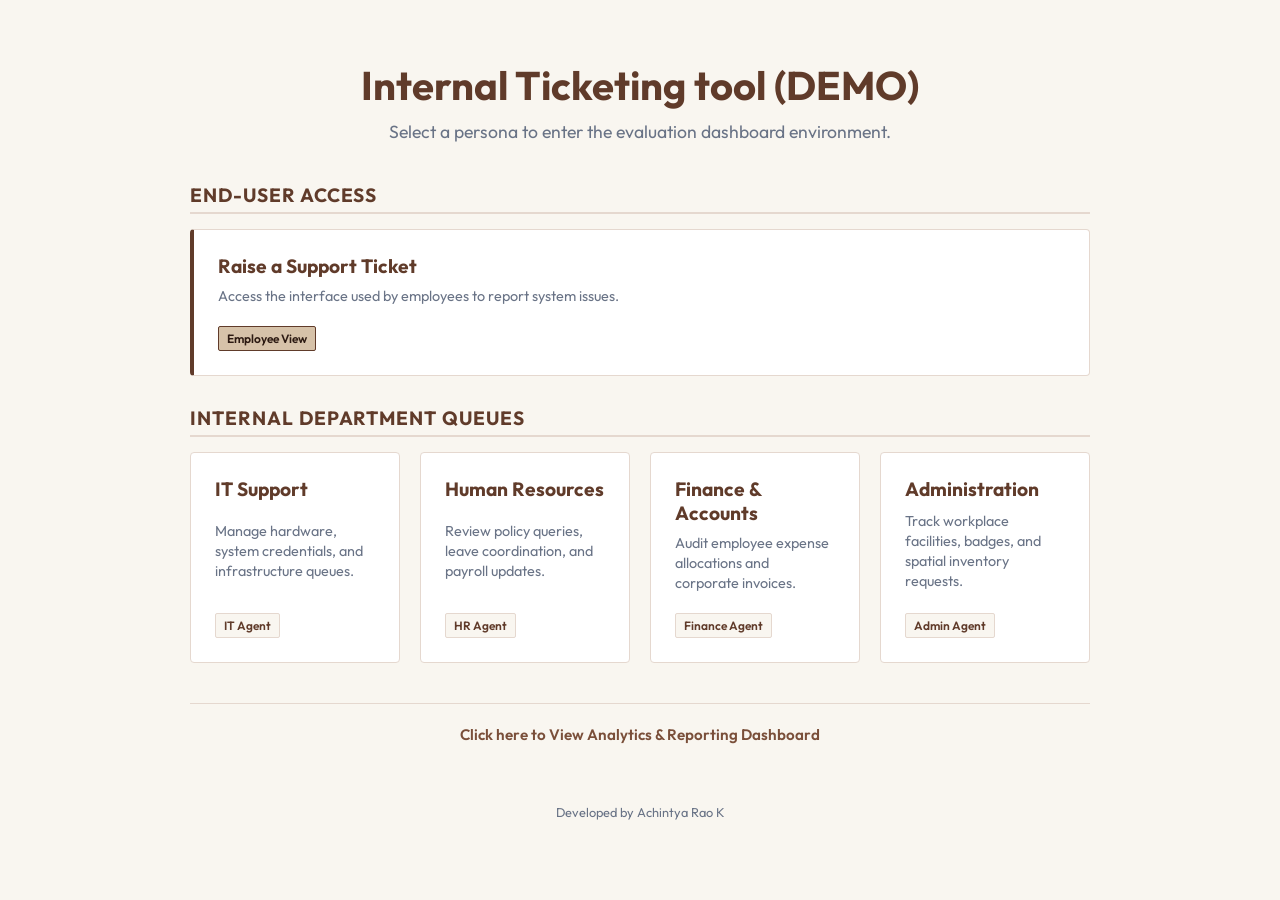
<file: static/index.html>
<!DOCTYPE html>
<html lang="en">

<head>
    <meta charset="UTF-8">
    <meta name="viewport" content="width=device-width, initial-scale=1.0">
    <title>Internal Ticketing System - Demo Portal</title>
    <link rel="stylesheet" href="css/style.css?v=5">
</head>

<body>
    <div class="login-container">
        <header class="login-header">
            <h1>Internal Ticketing tool (DEMO)</h1>
            <p>Select a persona to enter the evaluation dashboard environment.</p>
        </header>

        <section class="persona-section">
            <h2>End-User Access</h2>
            <div class="persona-grid single-item">
                <a href="employee.html" class="persona-card employee-card">
                    <h3>Raise a Support Ticket</h3>
                    <p>Access the interface used by employees to report system issues.</p>
                    <span class="badge">Employee View</span>
                </a>
            </div>
        </section>

        <section class="persona-section">
            <h2>Internal Department Queues</h2>
            <div class="persona-grid">
                <a href="agent.html?department=IT" class="persona-card agent-card">
                    <h3>IT Support</h3>
                    <p>Manage hardware, system credentials, and infrastructure queues.</p>
                    <span class="badge dept-it">IT Agent</span>
                </a>

                <a href="agent.html?department=HR" class="persona-card agent-card">
                    <h3>Human Resources</h3>
                    <p>Review policy queries, leave coordination, and payroll updates.</p>
                    <span class="badge dept-hr">HR Agent</span>
                </a>

                <a href="agent.html?department=Finance" class="persona-card agent-card">
                    <h3>Finance & Accounts</h3>
                    <p>Audit employee expense allocations and corporate invoices.</p>
                    <span class="badge dept-finance">Finance Agent</span>
                </a>

                <a href="agent.html?department=Admin" class="persona-card agent-card">
                    <h3>Administration</h3>
                    <p>Track workplace facilities, badges, and spatial inventory requests.</p>
                    <span class="badge dept-admin">Admin Agent</span>
                </a>
            </div>
        </section>

        <footer
            style="margin-top: 40px; text-align: center; border-top: 1px solid var(--nudge-border); padding-top: 20px;">
            <a href="analytics.html"
                style="color: var(--nudge-btn); font-weight: 600; text-decoration: none; font-size: 0.95rem;">Click here
                to View Analytics & Reporting Dashboard</a>

            <div class="site-footer">
                <span>Developed by Achintya Rao K</span>
            </div>
        </footer>
    </div>
</body>

</html>
</file>
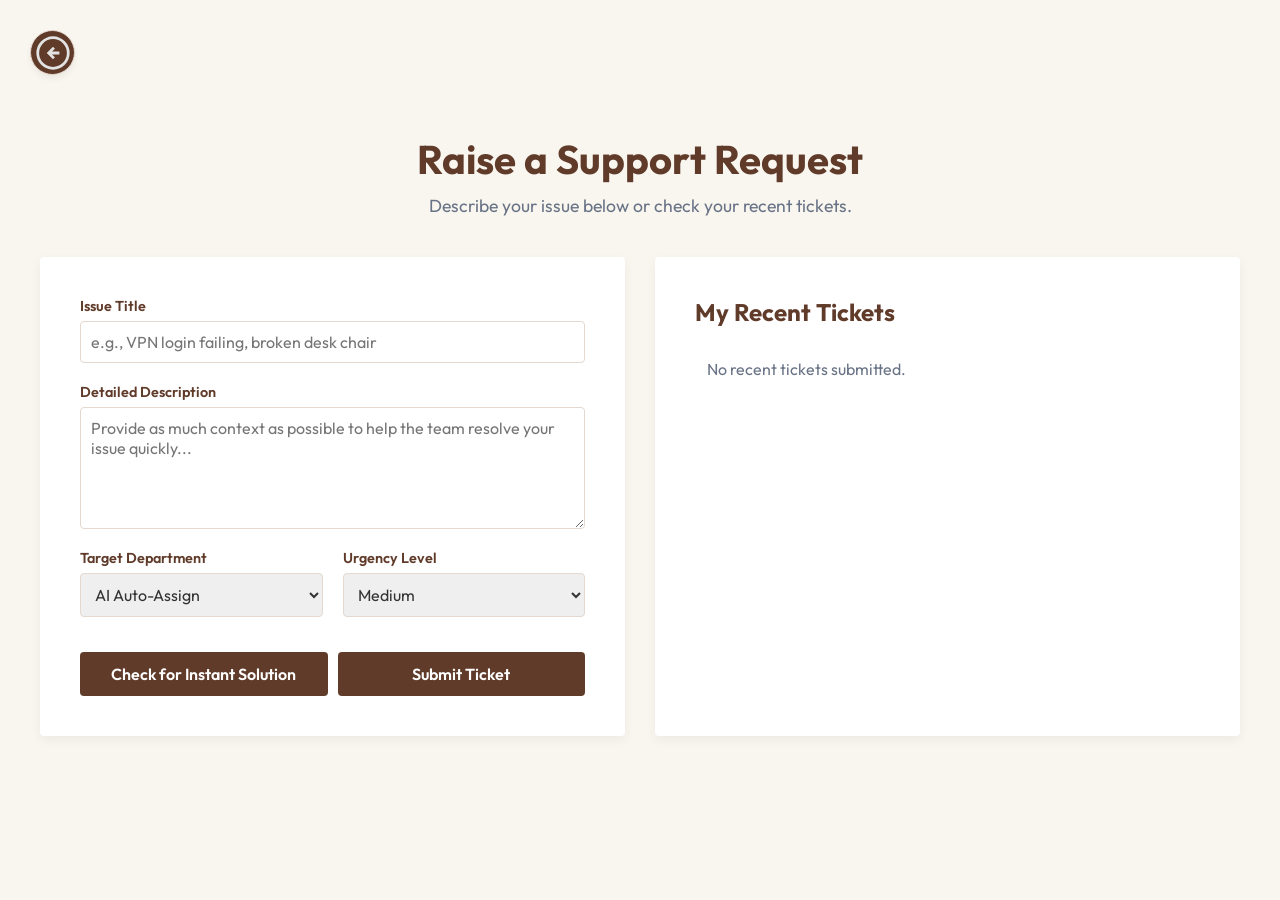
<file: static/employee.html>
<!DOCTYPE html>
<html lang="en">

<head>
    <meta charset="UTF-8">
    <meta name="viewport" content="width=device-width, initial-scale=1.0">
    <title>Submit Support Ticket</title>
    <link rel="stylesheet" href="css/style.css?v=5">
</head>

<body>
    <header class="login-header" style="margin-top: 10px;">
        <h1>Raise a Support Request</h1>
        <p>Describe your issue below or check your recent tickets.</p>
        <a href="index.html" class="back-link" title="Back to Portal Selection"> <svg xmlns="http://www.w3.org/2000/svg"
                height="40px" viewBox="0 -960 960 960" width="40px" fill="#e3e3e3">
                <path
                    d="M480-329.33 526.67-376 456-446.67h177.33v-66.66H456L526.67-584 480-630.67 329.33-480 480-329.33ZM480-80q-82.33 0-155.33-31.5-73-31.5-127.34-85.83Q143-251.67 111.5-324.67T80-480q0-83 31.5-156t85.83-127q54.34-54 127.34-85.5T480-880q83 0 156 31.5T763-763q54 54 85.5 127T880-480q0 82.33-31.5 155.33-31.5 73-85.5 127.34Q709-143 636-111.5T480-80Zm0-66.67q139.33 0 236.33-97.33t97-236q0-139.33-97-236.33t-236.33-97q-138.67 0-236 97-97.33 97-97.33 236.33 0 138.67 97.33 236 97.33 97.33 236 97.33ZM480-480Z" />
            </svg> </a>
    </header>

    <div class="employee-dashboard" style="margin: 0 auto; padding-bottom: 40px;">
        <div class="form-container">
            <form id="ticketForm" class="ticket-form">
                <div class="form-group">
                    <label for="title">Issue Title</label>
                    <input type="text" id="title" required placeholder="e.g., VPN login failing, broken desk chair">
                </div>

                <div class="form-group">
                    <label for="description">Detailed Description</label>
                    <textarea id="description" rows="5" required
                        placeholder="Provide as much context as possible to help the team resolve your issue quickly..."></textarea>
                </div>

                <div class="form-row">
                    <div class="form-group">
                        <label for="department">Target Department</label>
                        <select id="department" required>
                            <option value="Auto-Assign" selected>AI Auto-Assign</option>
                            <option value="IT">IT Support</option>
                            <option value="HR">Human Resources</option>
                            <option value="Finance">Finance & Accounts</option>
                            <option value="Admin">Administration</option>
                        </select>
                    </div>

                    <div class="form-group">
                        <label for="urgency">Urgency Level</label>
                        <select id="urgency" required>
                            <option value="Low">Low</option>
                            <option value="Medium" selected>Medium</option>
                            <option value="High">High</option>
                            <option value="Critical">Critical (System Down)</option>
                        </select>
                    </div>
                </div>

                <div id="loadingIndicator" class="loading-box hidden">
                    <div class="spinner"></div>
                    <p>AI is analyzing context and routing ticket...</p>
                </div>

                <div id="responseMessage" class="alert-box hidden"></div>

                <div class="form-actions" style="display: flex; gap: 10px; margin-top: 15px;">
                    <button type="button" id="deflectBtn" class="btn-secondary">Check for Instant Solution</button>
                    <button type="submit" id="submitBtn" class="btn-submit">Submit Ticket</button>
                </div>

                <div id="deflectionBox" class="alert-box hidden" style="margin-top: 20px;"></div>
            </form>
        </div>

        <section class="recent-tickets-section">
            <div id="dashboardNotification" class="hidden"></div>
            <h2>My Recent Tickets</h2>
            <div id="recentTicketsList" class="queue-list" style="max-height: 400px;">
                <!-- Cards will be populated here -->
            </div>
        </section>
    </div>

    <!-- Modal for Ticket Details -->
    <div id="ticketModal" class="modal hidden">
        <div class="modal-content">
            <span id="closeModalBtn" class="close-btn">&times;</span>
            <div class="detail-meta-row">
                <span id="modalId" class="ticket-id-tag">#0</span>
                <span id="modalUrgency" class="badge">Urgency</span>
                <span id="modalStatus" class="badge">Status</span>
            </div>
            <h2 id="modalTitle">Issue Title</h2>
            <hr class="divider">
            <div class="description-section">
                <h3 style="color: var(--nudge-brown); margin-bottom: 8px;">Employee Description</h3>
                <p id="modalDescription" class="body-text">Description contents...</p>
            </div>
            <div id="modalAgentNote" class="modal-agent-note hidden">
                <strong style="color: var(--nudge-brown);">Agent Note:</strong> <span id="modalAgentNoteText"></span>
            </div>
        </div>
    </div>

    <script src="js/employee.js"></script>
</body>

</html>
</file>
<file: static/css/style.css>
@import url('https://fonts.googleapis.com/css2?family=Outfit:wght@300;400;500;600;700&display=swap');

:root {
    --nudge-brown: #603B2A;
    --nudge-dark: #2C1A12;
    --nudge-beige: #D6C2A9;
    --nudge-bg: #F9F6F0;
    --nudge-text: #333333;
    --nudge-border: #E5D8CF;
    --nudge-hover: #4A2D20;
    --nudge-btn: #7A4F3A;
    --white: #ffffff;
    --gray-text: #697386;
    --danger: #b91c1c;
    --success: #15803d;
}

/* Base styles and clean reset */
* {
    box-sizing: border-box;
    margin: 0;
    padding: 0;
    font-family: 'Outfit', -apple-system, BlinkMacSystemFont, "Segoe UI", Roboto, sans-serif;
}

body {
    background-color: var(--nudge-bg);
    color: var(--nudge-text);
    display: flex;
    flex-direction: column;
    justify-content: center;
    align-items: center;
    min-height: 100vh;
    padding: 20px;
}

/* Container limits for clean layout centering */
.login-container {
    max-width: 900px;
    width: 100%;
}

.login-header {
    text-align: center;
    margin-bottom: 40px;
}

.login-header h1 {
    font-size: 2.5rem;
    color: var(--nudge-brown);
    margin-bottom: 10px;
}

.login-header p {
    color: var(--gray-text);
    font-size: 1.1rem;
}

.persona-section {
    margin-bottom: 30px;
}

.persona-section h2 {
    font-size: 1.2rem;
    color: var(--nudge-brown);
    text-transform: uppercase;
    letter-spacing: 0.05em;
    margin-bottom: 15px;
    border-bottom: 2px solid var(--nudge-border);
    padding-bottom: 5px;
}

/* CSS Grid for structured clickable tiles */
.persona-grid {
    display: grid;
    grid-template-columns: repeat(auto-fit, minmax(200px, 1fr));
    gap: 20px;
}

.persona-grid.single-item {
    grid-template-columns: 1fr;
}

/* Styling the cards to behave like tactile buttons */
.persona-card {
    background: var(--white);
    border: 1px solid var(--nudge-border);
    border-radius: 4px;
    /* More square for formal look */
    padding: 24px;
    text-decoration: none;
    color: inherit;
    display: flex;
    flex-direction: column;
    justify-content: space-between;
    transition: transform 0.2s, box-shadow 0.2s;
    cursor: pointer;
}

.persona-card:hover {
    transform: translateY(-4px);
    box-shadow: 0 7px 14px rgba(96, 59, 42, 0.1), 0 3px 6px rgba(0, 0, 0, .08);
    border-color: var(--nudge-hover);
}

.persona-card h3 {
    font-size: 1.2rem;
    color: var(--nudge-brown);
    margin-bottom: 8px;
}

.persona-card p {
    font-size: 0.9rem;
    color: var(--gray-text);
    line-height: 1.4;
    margin-bottom: 20px;
}

/* Decorative UI Status Badges */
.badge {
    align-self: flex-start;
    padding: 4px 8px;
    border-radius: 2px;
    font-size: 0.75rem;
    font-weight: 600;
    background-color: var(--nudge-beige);
    color: var(--nudge-dark);
    border: 1px solid var(--nudge-brown);
}

.employee-card {
    border-left: 4px solid var(--nudge-brown);
}

.dept-it,
.dept-hr,
.dept-finance,
.dept-admin {
    background-color: var(--nudge-bg);
    color: var(--nudge-brown);
    border-color: var(--nudge-border);
}

/* Additional form element design specifications */
.form-container {
    background: var(--white);
    padding: 40px;
    border-radius: 4px;
    box-shadow: 0 4px 12px rgba(0, 0, 0, 0.05);
    width: 100%;
}

.employee-dashboard {
    display: grid;
    grid-template-columns: 1fr 1fr;
    gap: 30px;
    max-width: 1200px;
    width: 100%;
    align-items: start;
}

@media (max-width: 768px) {
    .employee-dashboard {
        grid-template-columns: 1fr;
    }
}

.recent-tickets-section {
    background: var(--white);
    padding: 40px;
    border-radius: 4px;
    box-shadow: 0 4px 12px rgba(0, 0, 0, 0.05);
    width: 100%;
    height: 100%;
    overflow-y: auto;
}

.recent-tickets-section h2 {
    color: var(--nudge-brown);
    margin-bottom: 20px;
}

.form-header {
    margin-bottom: 24px;
}

.back-link {
    position: absolute;
    left: 30px;
    top: 30px;
    display: flex;
    justify-content: center;
    align-items: center;
    width: 45px;
    height: 45px;
    border-radius: 50%;
    background-color: var(--nudge-brown);
    color: var(--nudge-beige);
    border: 1px solid var(--nudge-border);
    font-size: 1.2rem;
    font-weight: bold;
    text-decoration: none;
    box-shadow: 0 4px 6px rgba(0, 0, 0, 0.05);
    transition: all 0.2s ease;
}

.back-link:hover {
    background-color: var(--nudge-btn);
    color: var(--nudge-beige);
    transform: translateY(-2px);
    box-shadow: 0 6px 12px rgba(96, 59, 42, 0.15);
}

.form-group {
    margin-bottom: 20px;
    display: flex;
    flex-direction: column;
}

.form-row {
    display: grid;
    grid-template-columns: 1fr 1fr;
    gap: 20px;
}

label {
    font-size: 0.9rem;
    font-weight: 600;
    color: var(--nudge-brown);
    margin-bottom: 6px;
}

input,
select,
textarea {
    padding: 10px;
    border: 1px solid var(--nudge-border);
    border-radius: 4px;
    font-size: 1rem;
    color: var(--nudge-text);
}

input:focus,
select:focus,
textarea:focus {
    outline: none;
    border-color: var(--nudge-brown);
    box-shadow: 0 0 0 3px rgba(96, 59, 42, 0.15);
}

.btn-submit,
.btn-secondary,
.btn-primary {
    background: var(--nudge-brown);
    color: var(--white);
    padding: 12px;
    border: none;
    border-radius: 4px;
    font-size: 1rem;
    font-weight: 600;
    cursor: pointer;
    transition: background 0.2s;
    width: 100%;
}

.btn-submit:hover,
.btn-secondary:hover,
.btn-primary:hover {
    background: var(--nudge-hover);
}

/* AI Loader elements styles */
.hidden {
    display: none !important;
}

.loading-box {
    display: flex;
    align-items: center;
    gap: 12px;
    background: var(--nudge-bg);
    border: 1px dashed var(--nudge-brown);
    padding: 12px;
    border-radius: 4px;
    margin-bottom: 20px;
    color: var(--nudge-brown);
    font-size: 0.9rem;
}

.spinner {
    width: 20px;
    height: 20px;
    border: 3px solid var(--nudge-border);
    border-top-color: var(--nudge-brown);
    border-radius: 50%;
    animation: spin 0.8s linear infinite;
}

@keyframes spin {
    to {
        transform: rotate(360deg);
    }
}

/* Alert messaging configurations */
.alert-box {
    padding: 12px;
    border-radius: 4px;
    font-size: 0.95rem;
    margin-bottom: 20px;
    font-weight: 500;
}

.alert-success {
    background: #dcfce7;
    color: var(--success);
    border: 1px solid #bbf7d0;
}

.alert-error {
    background: #ffeeef;
    color: var(--danger);
    border: 1px solid #fbcfe8;
}

.alert-warning {
    background: #fef9c3;
    color: #a16207;
    border: 1px solid #fef08a;
}

/* Dashboard core structural grid mechanics layout styling */
.dashboard-container {
    max-width: 1200px;
    width: 100%;
    margin: 0 auto;
    display: flex;
    flex-direction: column;
    height: 90vh;
}

.dashboard-header {
    display: flex;
    justify-content: space-between;
    align-items: center;
    background: white;
    padding: 24px;
    border-radius: 4px;
    border: 1px solid var(--nudge-border);
    margin-bottom: 20px;
}

.header-stats {
    display: flex;
    gap: 15px;
}

.stat-box {
    background: var(--nudge-bg);
    border: 1px solid var(--nudge-border);
    padding: 10px 20px;
    border-radius: 4px;
    text-align: center;
}

.stat-label {
    font-size: 0.75rem;
    color: var(--nudge-brown);
    text-transform: uppercase;
    font-weight: 600;
    display: block;
}

.stat-count {
    font-size: 1.5rem;
    font-weight: 700;
    color: var(--nudge-dark);
}

.count-open {
    color: var(--nudge-btn);
}

.dashboard-layout {
    display: grid;
    grid-template-columns: 350px 1fr;
    gap: 20px;
    flex-grow: 1;
    overflow: hidden;
}

.queue-panel,
.detail-panel {
    background: white;
    border: 1px solid var(--nudge-border);
    border-radius: 4px;
    display: flex;
    flex-direction: column;
    overflow: hidden;
}

.queue-panel h2,
.detail-panel h2 {
    font-size: 1.1rem;
    color: var(--nudge-brown);
    padding: 16px;
    border-bottom: 1px solid var(--nudge-border);
}

/* Interactive clickable left queue listing container details */
.queue-list {
    padding: 12px;
    overflow-y: auto;
    flex-grow: 1;
    display: flex;
    flex-direction: column;
    gap: 10px;
}

.ticket-card {
    border: 1px solid var(--nudge-border);
    padding: 14px;
    border-radius: 4px;
    cursor: pointer;
    transition: all 0.2s;
    background: var(--white);
}

.ticket-card:hover {
    border-color: var(--nudge-hover);
    background: var(--nudge-bg);
}

.ticket-card.active {
    border-color: var(--nudge-brown);
    background: var(--nudge-beige);
}

.ticket-card h4 {
    font-size: 0.95rem;
    color: var(--nudge-dark);
    margin-bottom: 6px;
    white-space: nowrap;
    overflow: hidden;
    text-overflow: ellipsis;
}

/* Modal specific styles */
.modal {
    display: flex;
    position: fixed;
    z-index: 1000;
    left: 0;
    top: 0;
    width: 100%;
    height: 100%;
    background-color: rgba(44, 26, 18, 0.7);
    /* dark transparent brown */
    justify-content: center;
    align-items: center;
}

.modal-content {
    background-color: var(--white);
    padding: 30px;
    border-radius: 4px;
    max-width: 600px;
    width: 90%;
    position: relative;
    box-shadow: 0 5px 15px rgba(0, 0, 0, 0.3);
}

.close-btn {
    position: absolute;
    top: 15px;
    right: 20px;
    color: var(--gray-text);
    font-size: 28px;
    font-weight: bold;
    cursor: pointer;
}

.close-btn:hover {
    color: var(--nudge-brown);
}

.modal-content h2 {
    color: var(--nudge-brown);
    margin-bottom: 15px;
    padding-right: 20px;
}

.modal-content p {
    margin-bottom: 10px;
    line-height: 1.5;
}

.modal-agent-note {
    margin-top: 20px;
    padding: 15px;
    background-color: var(--nudge-bg);
    border-left: 4px solid var(--nudge-brown);
}

.notification-banner {
    background-color: #dcfce7;
    color: var(--success);
    padding: 10px 15px;
    border-radius: 4px;
    margin-bottom: 20px;
    text-align: center;
    font-weight: 600;
    border: 1px solid #bbf7d0;
}

/* Agent detail panel */
.placeholder-content {
    display: flex;
    flex-direction: column;
    align-items: center;
    justify-content: center;
    text-align: center;
    color: var(--gray-text);
    height: 100%;
    padding: 40px;
}

.icon-file {
    font-size: 3rem;
    margin-bottom: 10px;
}

.detail-content {
    padding: 24px;
    overflow-y: auto;
    flex-grow: 1;
}

.detail-meta-row {
    display: flex;
    gap: 10px;
    align-items: center;
    margin-bottom: 14px;
}

.ticket-id-tag {
    font-family: monospace;
    font-weight: bold;
    color: var(--nudge-brown);
    font-size: 1.1rem;
}

.timestamp-text {
    font-size: 0.85rem;
    color: var(--gray-text);
    margin-top: 4px;
}

.divider {
    border: 0;
    border-top: 1px solid var(--nudge-border);
    margin: 20px 0;
}

.body-text {
    color: var(--nudge-text);
    line-height: 1.6;
    font-size: 1rem;
    margin-top: 8px;
}

.select-input {
    width: 100%;
    padding: 10px;
    margin-bottom: 15px;
}

/* Subtle footer style */
.site-footer {
    border: none;
    text-align: center;
    padding: 20px 0;
    margin-top: 40px;
    font-size: 0.8rem;
    color: var(--gray-text);
    /*border-top: 1px solid var(--nudge-border);*/
    width: 100%;
    clear: both;
}
</file>
